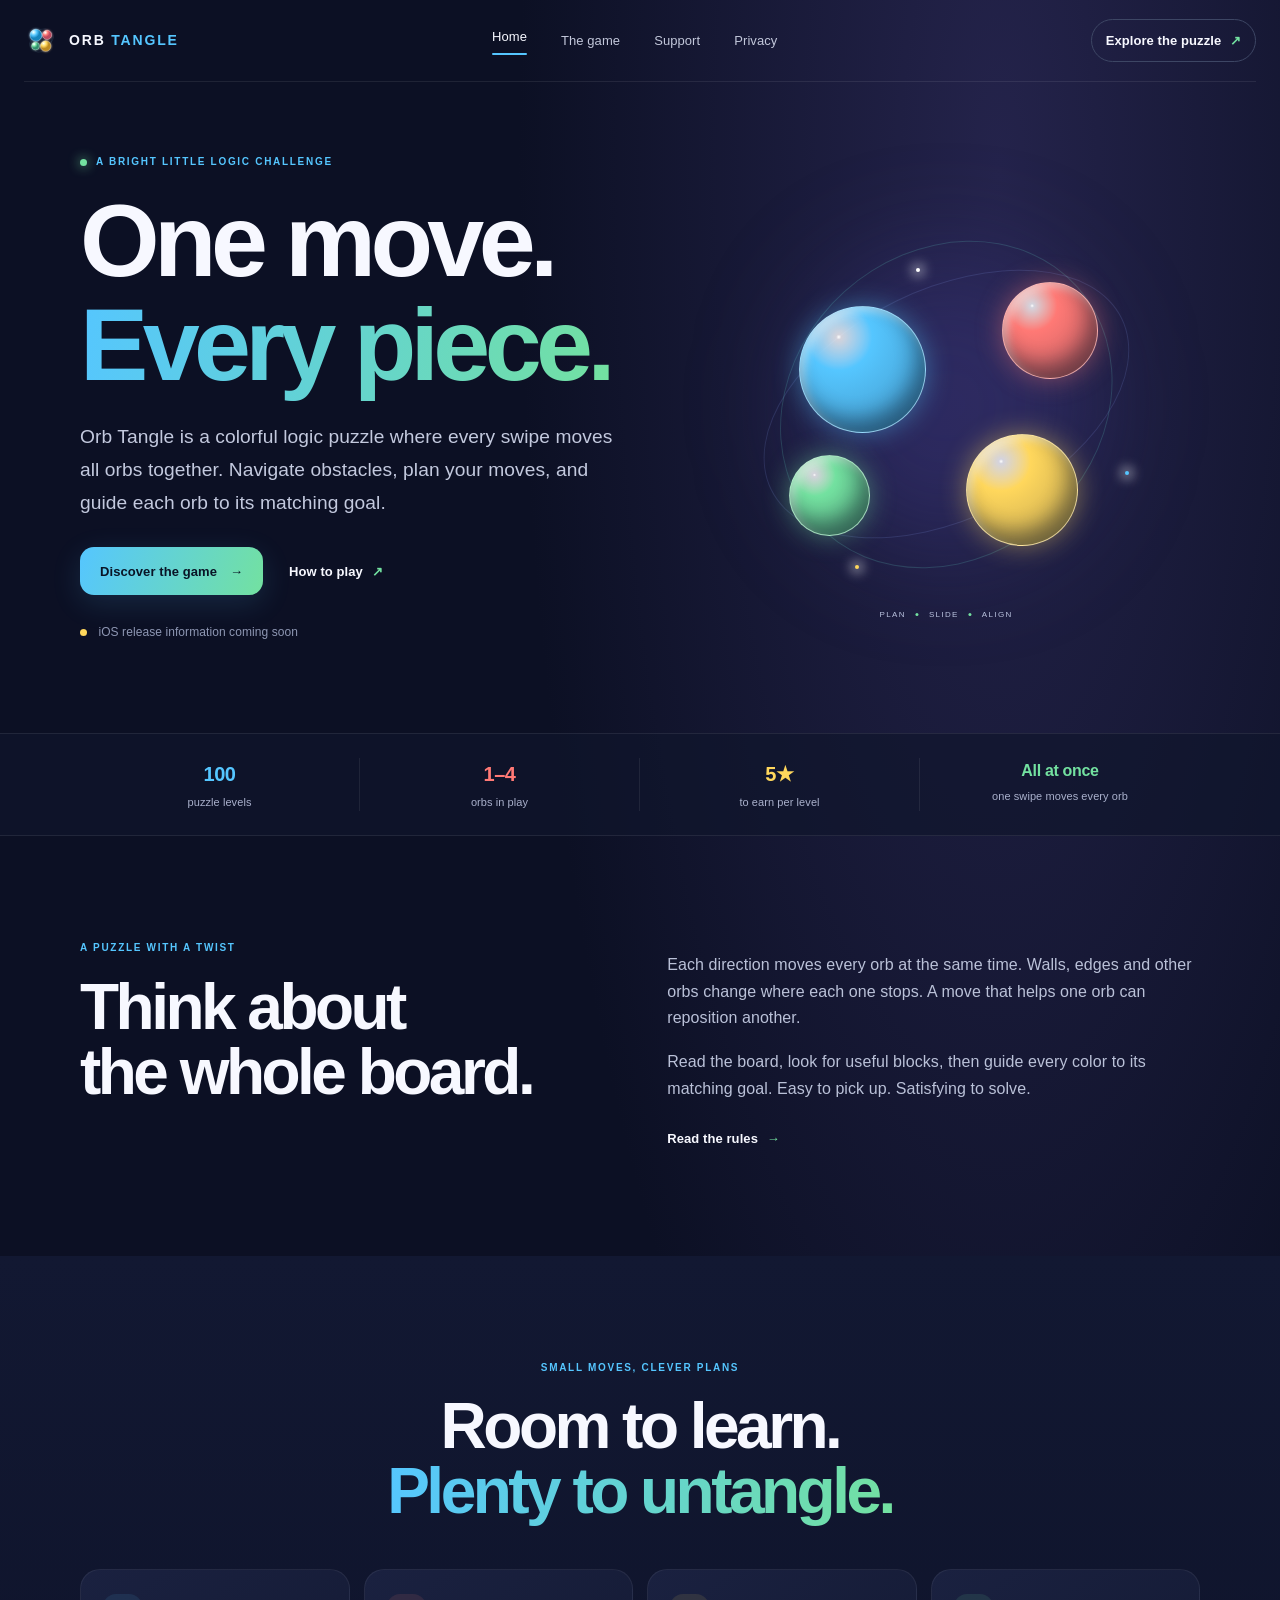
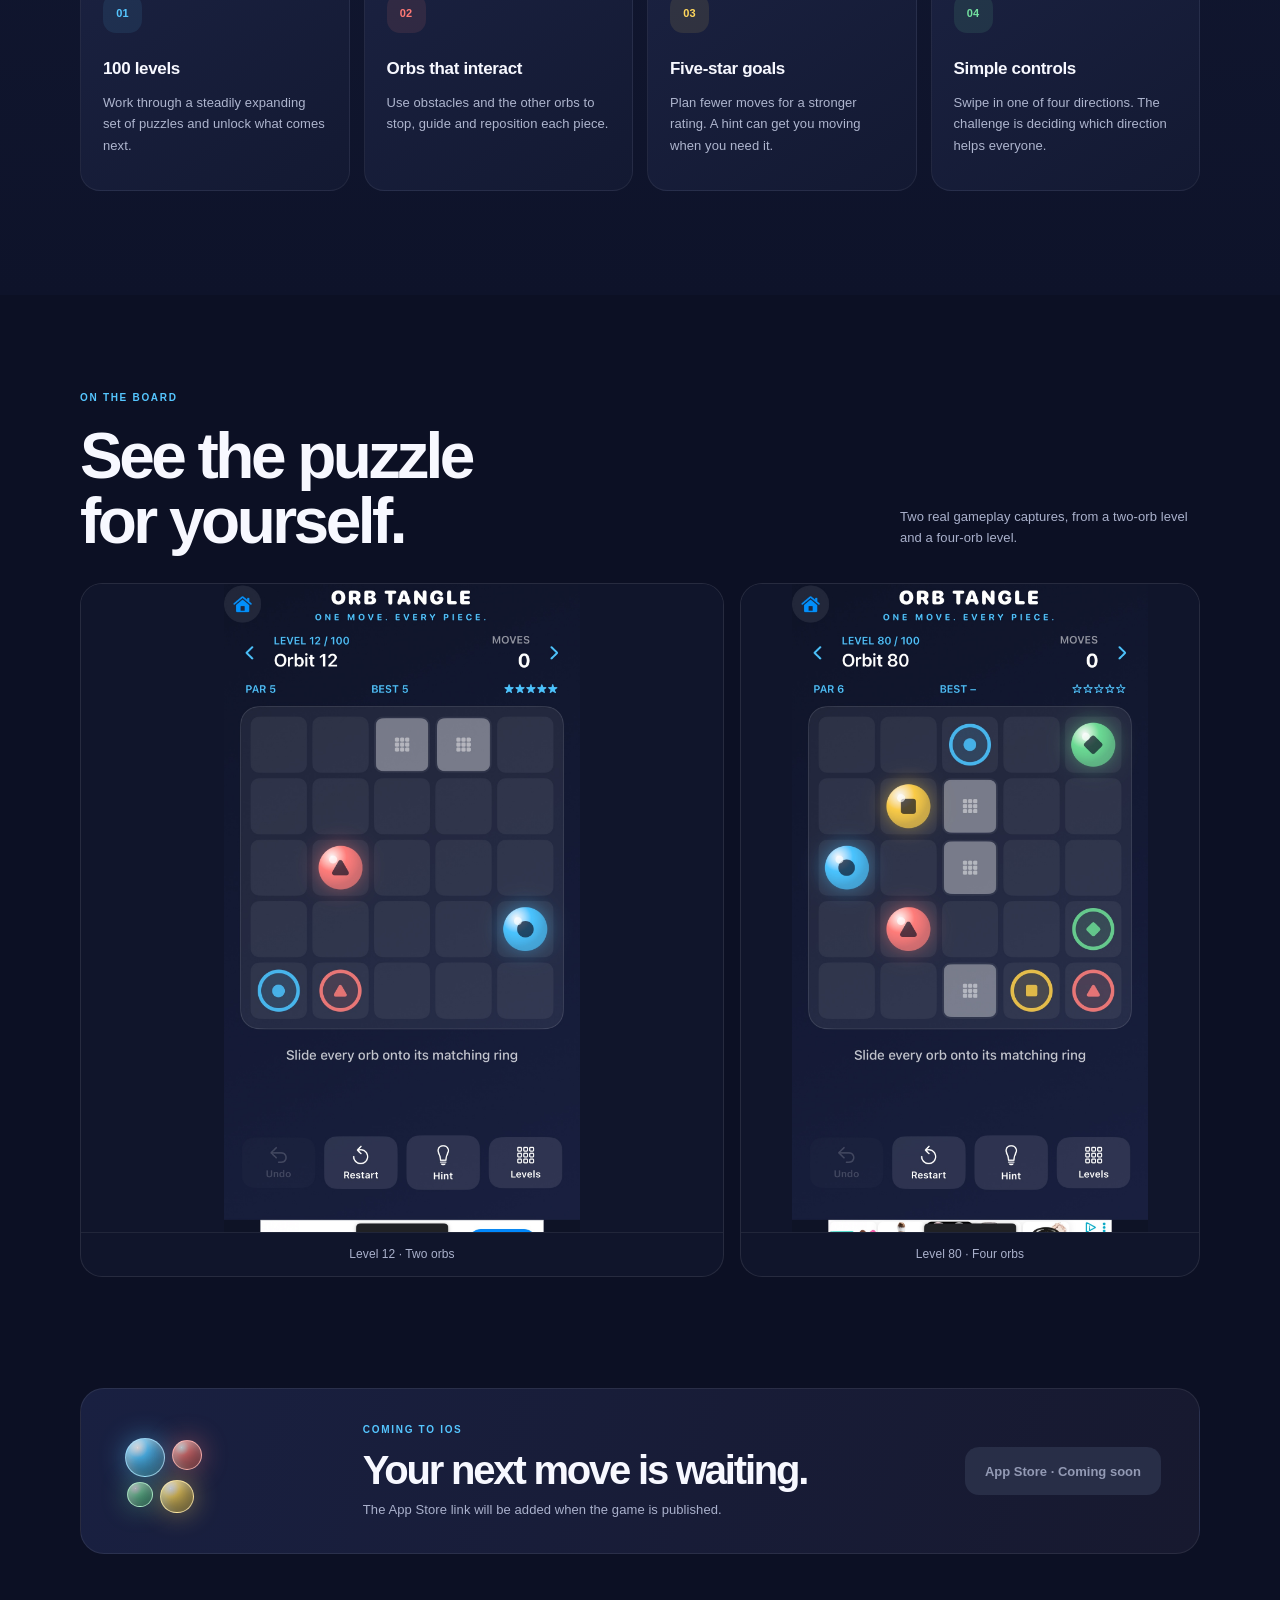
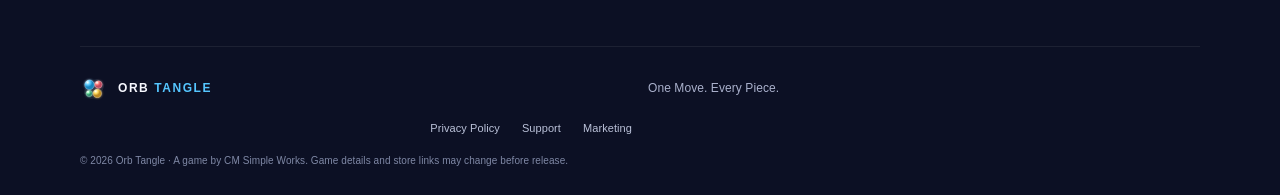
<file: index.html>
<!doctype html>
<html lang="en">
<head>
  <meta charset="utf-8">
  <meta name="viewport" content="width=device-width, initial-scale=1">
  <meta name="theme-color" content="#0c1024">
  <meta name="description" content="Orb Tangle is a colorful logic puzzle where every swipe moves all orbs together. Plan your moves across 100 increasingly challenging levels.">
  <link rel="canonical" href="https://masterbinder-site.github.io/orb-tangle/">
  <link rel="icon" href="assets/orb-mark.svg" type="image/svg+xml">
  <link rel="stylesheet" href="styles.css">
  <title>Orb Tangle — One Move. Every Piece.</title>
</head>
<body>
  <header class="site-header">
    <a class="brand" href="./" aria-label="Orb Tangle home"><img src="assets/orb-mark.svg" alt=""><span>ORB <b>TANGLE</b></span></a>
    <nav aria-label="Main navigation">
      <a class="active" href="./">Home</a><a href="marketing.html">The game</a><a href="support.html">Support</a><a href="privacy.html">Privacy</a>
    </nav>
    <a class="header-cta" href="marketing.html">Explore the puzzle <span aria-hidden="true">↗</span></a>
  </header>

  <main>
    <section class="hero wrap">
      <div class="hero-copy">
        <p class="eyebrow"><span class="eyebrow-dot"></span> A bright little logic challenge</p>
        <h1>One move.<br><span>Every piece.</span></h1>
        <p class="lead">Orb Tangle is a colorful logic puzzle where every swipe moves all orbs together. Navigate obstacles, plan your moves, and guide each orb to its matching goal.</p>
        <div class="hero-actions">
          <a class="button button-primary" href="marketing.html">Discover the game <span aria-hidden="true">→</span></a>
          <a class="text-link" href="support.html">How to play <span aria-hidden="true">↗</span></a>
        </div>
        <p class="availability"><span class="availability-mark"></span> iOS release information coming soon</p>
      </div>
      <div class="hero-art" aria-label="Four glowing orbs moving around a puzzle path" role="img">
        <div class="orbit orbit-one"></div><div class="orbit orbit-two"></div>
        <span class="orb orb-blue"></span><span class="orb orb-coral"></span><span class="orb orb-gold"></span><span class="orb orb-mint"></span>
        <span class="art-spark spark-one"></span><span class="art-spark spark-two"></span><span class="art-spark spark-three"></span>
        <div class="art-caption"><span>PLAN</span><i></i><span>SLIDE</span><i></i><span>ALIGN</span></div>
      </div>
    </section>

    <section class="proof-strip" aria-label="Game highlights">
      <div class="wrap proof-grid">
        <div><strong>100</strong><span>puzzle levels</span></div><div><strong>1–4</strong><span>orbs in play</span></div><div><strong>5★</strong><span>to earn per level</span></div><div><strong>All at once</strong><span>one swipe moves every orb</span></div>
      </div>
    </section>

    <section class="section wrap split-section">
      <div class="section-heading">
        <p class="eyebrow">A puzzle with a twist</p>
        <h2>Think about<br>the whole board.</h2>
      </div>
      <div class="section-copy">
        <p>Each direction moves every orb at the same time. Walls, edges and other orbs change where each one stops. A move that helps one orb can reposition another.</p>
        <p>Read the board, look for useful blocks, then guide every color to its matching goal. Easy to pick up. Satisfying to solve.</p>
        <a class="text-link" href="support.html#how-to-play">Read the rules <span aria-hidden="true">→</span></a>
      </div>
    </section>

    <section class="section feature-section">
      <div class="wrap">
        <div class="section-heading centered">
          <p class="eyebrow">Small moves, clever plans</p>
          <h2>Room to learn.<br><span>Plenty to untangle.</span></h2>
        </div>
        <div class="feature-grid">
          <article class="feature-card"><span class="feature-icon icon-blue">01</span><h3>100 levels</h3><p>Work through a steadily expanding set of puzzles and unlock what comes next.</p></article>
          <article class="feature-card"><span class="feature-icon icon-coral">02</span><h3>Orbs that interact</h3><p>Use obstacles and the other orbs to stop, guide and reposition each piece.</p></article>
          <article class="feature-card"><span class="feature-icon icon-gold">03</span><h3>Five-star goals</h3><p>Plan fewer moves for a stronger rating. A hint can get you moving when you need it.</p></article>
          <article class="feature-card"><span class="feature-icon icon-mint">04</span><h3>Simple controls</h3><p>Swipe in one of four directions. The challenge is deciding which direction helps everyone.</p></article>
        </div>
      </div>
    </section>

    <section class="section wrap gallery-section" id="screenshots">
      <div class="gallery-heading"><div><p class="eyebrow">On the board</p><h2>See the puzzle<br>for yourself.</h2></div><p>Two real gameplay captures, from a two-orb level and a four-orb level.</p></div>
      <div class="gallery-grid">
        <figure class="shot-placeholder shot-wide gameplay-shot"><img class="gameplay-image" src="assets/gameplay-level12-two-orbs.jpg" alt="Orb Tangle level 12: two colorful orbs and their matching goals on a puzzle board"><figcaption>Level 12 · Two orbs</figcaption></figure>
        <figure class="shot-placeholder gameplay-shot"><img class="gameplay-image" src="assets/gameplay-level80-four-orbs.jpg" alt="Orb Tangle level 80: four colorful orbs and their matching goals on a puzzle board"><figcaption>Level 80 · Four orbs</figcaption></figure>
      </div>
    </section>

    <section class="launch-panel wrap">
      <div class="launch-orb" aria-hidden="true"><span class="orb orb-blue"></span><span class="orb orb-coral"></span><span class="orb orb-gold"></span><span class="orb orb-mint"></span></div>
      <div><p class="eyebrow">Coming to iOS</p><h2>Your next move is waiting.</h2><p>The App Store link will be added when the game is published.</p></div>
      <button class="button button-disabled" disabled aria-disabled="true">App Store · Coming soon</button>
    </section>
  </main>

  <footer class="site-footer wrap">
    <a class="brand footer-brand" href="./"><img src="assets/orb-mark.svg" alt=""><span>ORB <b>TANGLE</b></span></a>
    <p>One Move. Every Piece.</p>
    <nav aria-label="Footer navigation"><a href="privacy.html">Privacy Policy</a><a href="support.html">Support</a><a href="marketing.html">Marketing</a></nav>
    <small>© 2026 Orb Tangle · A game by CM Simple Works. Game details and store links may change before release.</small>
  </footer>
</body>
</html>
</file>
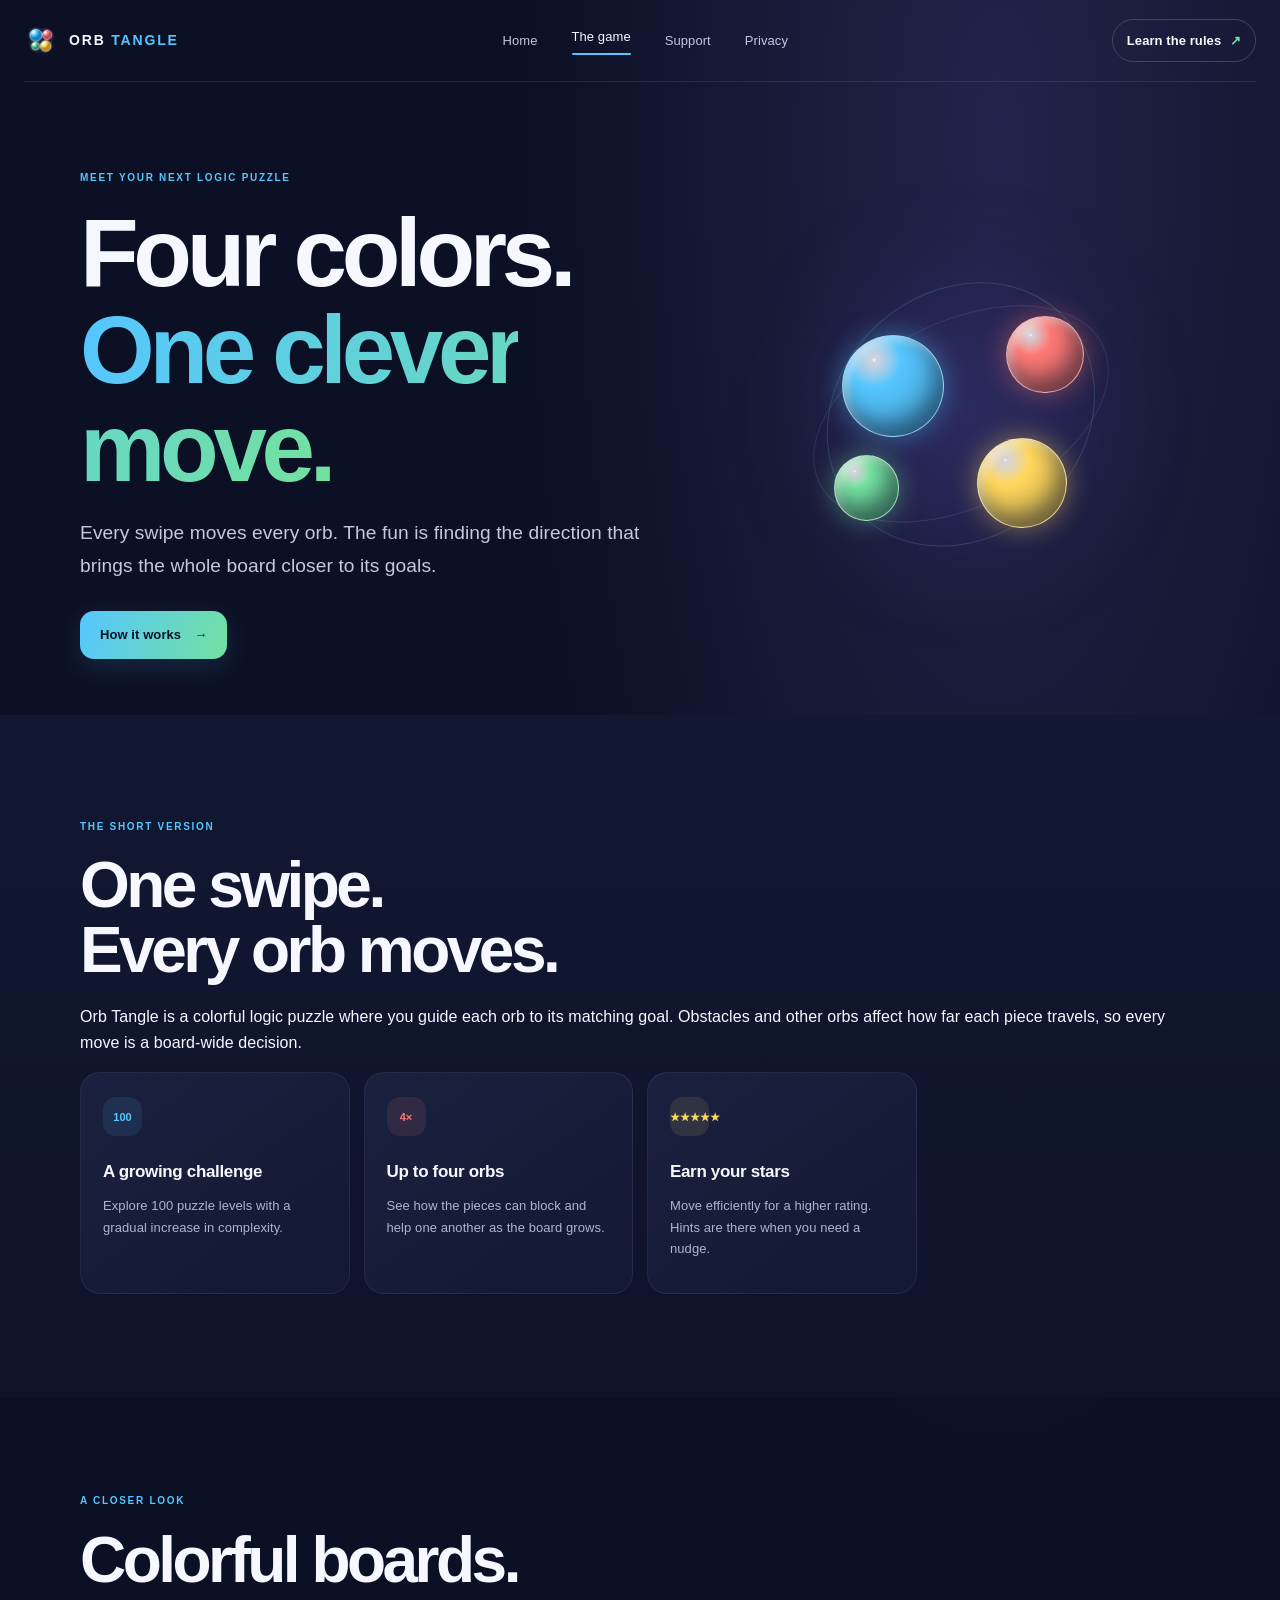
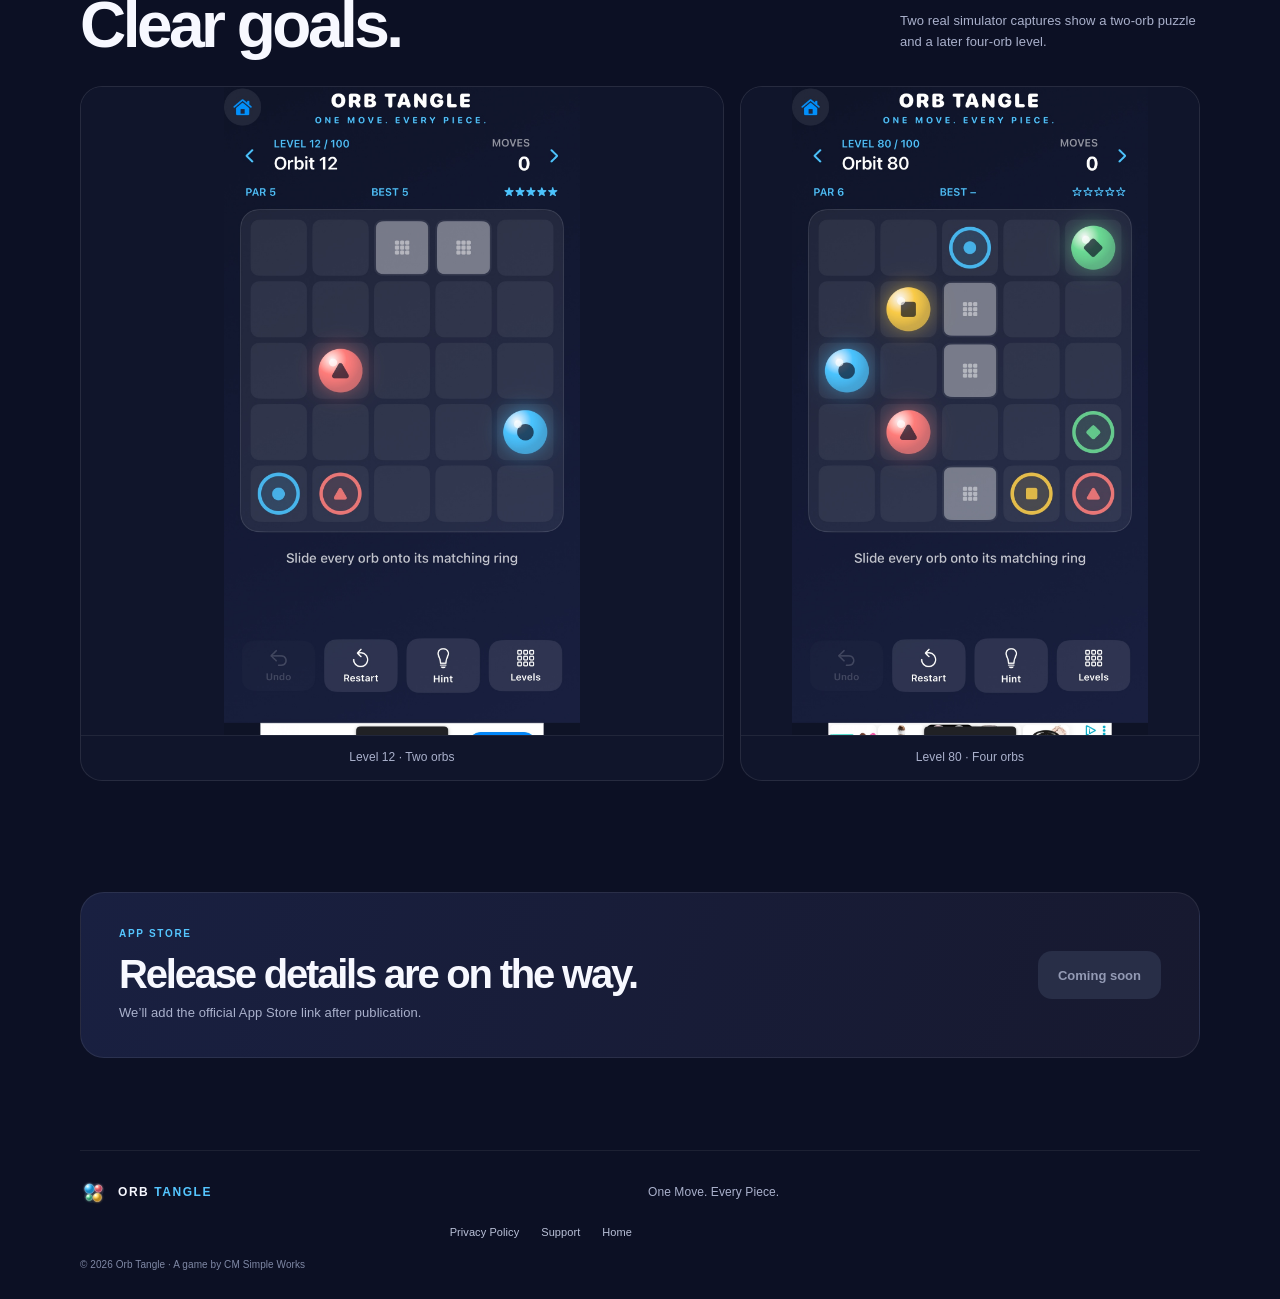
<file: marketing.html>
<!doctype html>
<html lang="en">
<head>
  <meta charset="utf-8"><meta name="viewport" content="width=device-width, initial-scale=1"><meta name="theme-color" content="#0c1024">
  <meta name="description" content="Meet Orb Tangle: a colorful logic puzzle with 100 levels, simultaneous movement and satisfying five-star solutions.">
  <link rel="canonical" href="https://masterbinder-site.github.io/orb-tangle/marketing.html"><link rel="icon" href="assets/orb-mark.svg" type="image/svg+xml"><link rel="stylesheet" href="styles.css">
  <title>The Game — Orb Tangle</title>
</head>
<body>
  <header class="site-header"><a class="brand" href="./" aria-label="Orb Tangle home"><img src="assets/orb-mark.svg" alt=""><span>ORB <b>TANGLE</b></span></a><nav aria-label="Main navigation"><a href="./">Home</a><a class="active" href="marketing.html">The game</a><a href="support.html">Support</a><a href="privacy.html">Privacy</a></nav><a class="header-cta" href="support.html">Learn the rules <span aria-hidden="true">↗</span></a></header>
  <main>
    <section class="page-hero wrap marketing-hero"><div><p class="eyebrow">Meet your next logic puzzle</p><h1>Four colors.<br><span>One clever move.</span></h1><p class="lead">Every swipe moves every orb. The fun is finding the direction that brings the whole board closer to its goals.</p><a class="button button-primary" href="support.html#how-to-play">How it works <span aria-hidden="true">→</span></a></div><div class="marketing-art" role="img" aria-label="A colorful abstract arrangement of four orbs"><div class="orbit orbit-one"></div><div class="orbit orbit-two"></div><span class="orb orb-blue"></span><span class="orb orb-coral"></span><span class="orb orb-gold"></span><span class="orb orb-mint"></span></div></section>
    <section class="section feature-section"><div class="wrap"><div class="section-heading"><p class="eyebrow">The short version</p><h2>One swipe.<br>Every orb moves.</h2><p class="section-intro">Orb Tangle is a colorful logic puzzle where you guide each orb to its matching goal. Obstacles and other orbs affect how far each piece travels, so every move is a board-wide decision.</p></div><div class="feature-grid marketing-features"><article class="feature-card"><span class="feature-icon icon-blue">100</span><h3>A growing challenge</h3><p>Explore 100 puzzle levels with a gradual increase in complexity.</p></article><article class="feature-card"><span class="feature-icon icon-coral">4×</span><h3>Up to four orbs</h3><p>See how the pieces can block and help one another as the board grows.</p></article><article class="feature-card"><span class="feature-icon icon-gold">★★★★★</span><h3>Earn your stars</h3><p>Move efficiently for a higher rating. Hints are there when you need a nudge.</p></article></div></div></section>
    <section class="section wrap gallery-section"><div class="gallery-heading"><div><p class="eyebrow">A closer look</p><h2>Colorful boards.<br>Clear goals.</h2></div><p>Two real simulator captures show a two-orb puzzle and a later four-orb level.</p></div><div class="gallery-grid"><figure class="shot-placeholder shot-wide gameplay-shot"><img class="gameplay-image" src="assets/gameplay-level12-two-orbs.jpg" alt="Orb Tangle level 12: two colorful orbs and their matching goals on a puzzle board"><figcaption>Level 12 · Two orbs</figcaption></figure><figure class="shot-placeholder gameplay-shot"><img class="gameplay-image" src="assets/gameplay-level80-four-orbs.jpg" alt="Orb Tangle level 80: four colorful orbs and their matching goals on a puzzle board"><figcaption>Level 80 · Four orbs</figcaption></figure></div></section>
    <section class="launch-panel wrap"><div><p class="eyebrow">App Store</p><h2>Release details are on the way.</h2><p>We’ll add the official App Store link after publication.</p></div><button class="button button-disabled" disabled aria-disabled="true">Coming soon</button></section>
  </main>
  <footer class="site-footer wrap"><a class="brand footer-brand" href="./"><img src="assets/orb-mark.svg" alt=""><span>ORB <b>TANGLE</b></span></a><p>One Move. Every Piece.</p><nav aria-label="Footer navigation"><a href="privacy.html">Privacy Policy</a><a href="support.html">Support</a><a href="./">Home</a></nav><small>© 2026 Orb Tangle · A game by CM Simple Works</small></footer>
</body>
</html>
</file>
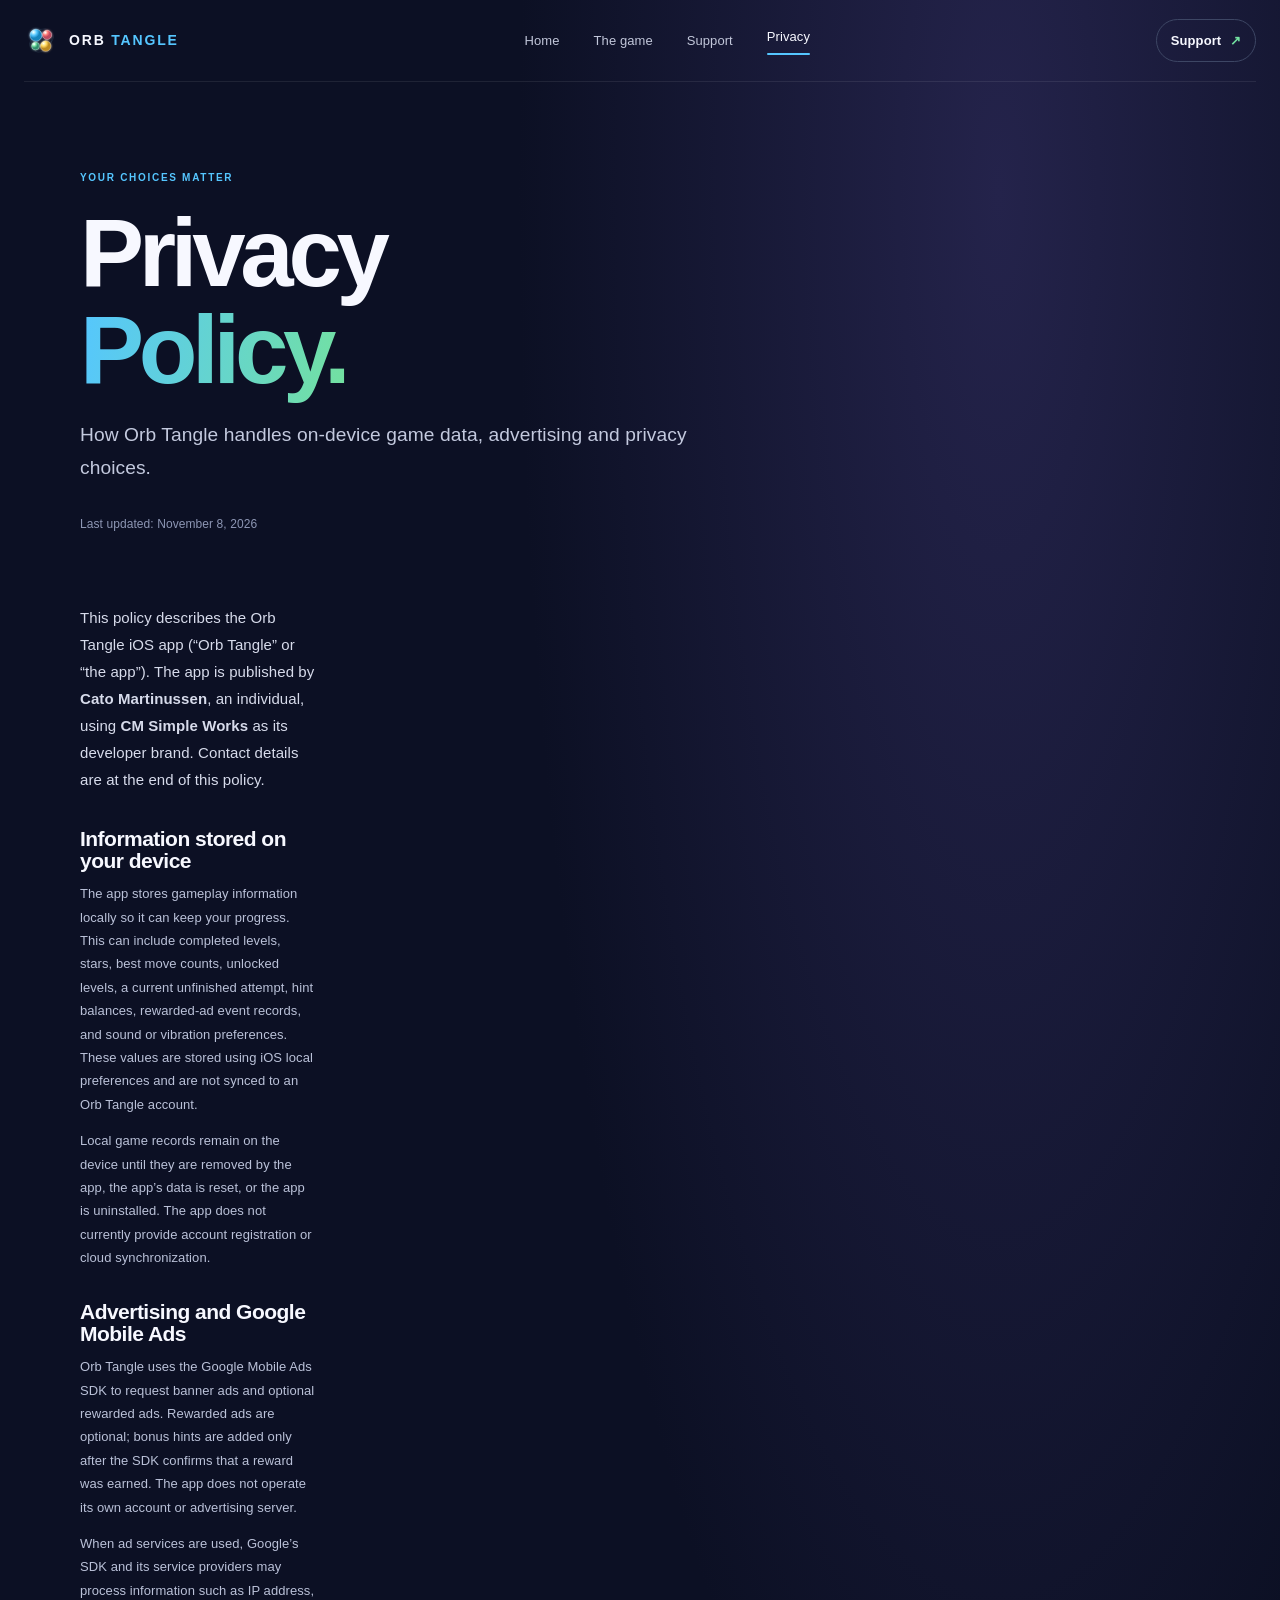
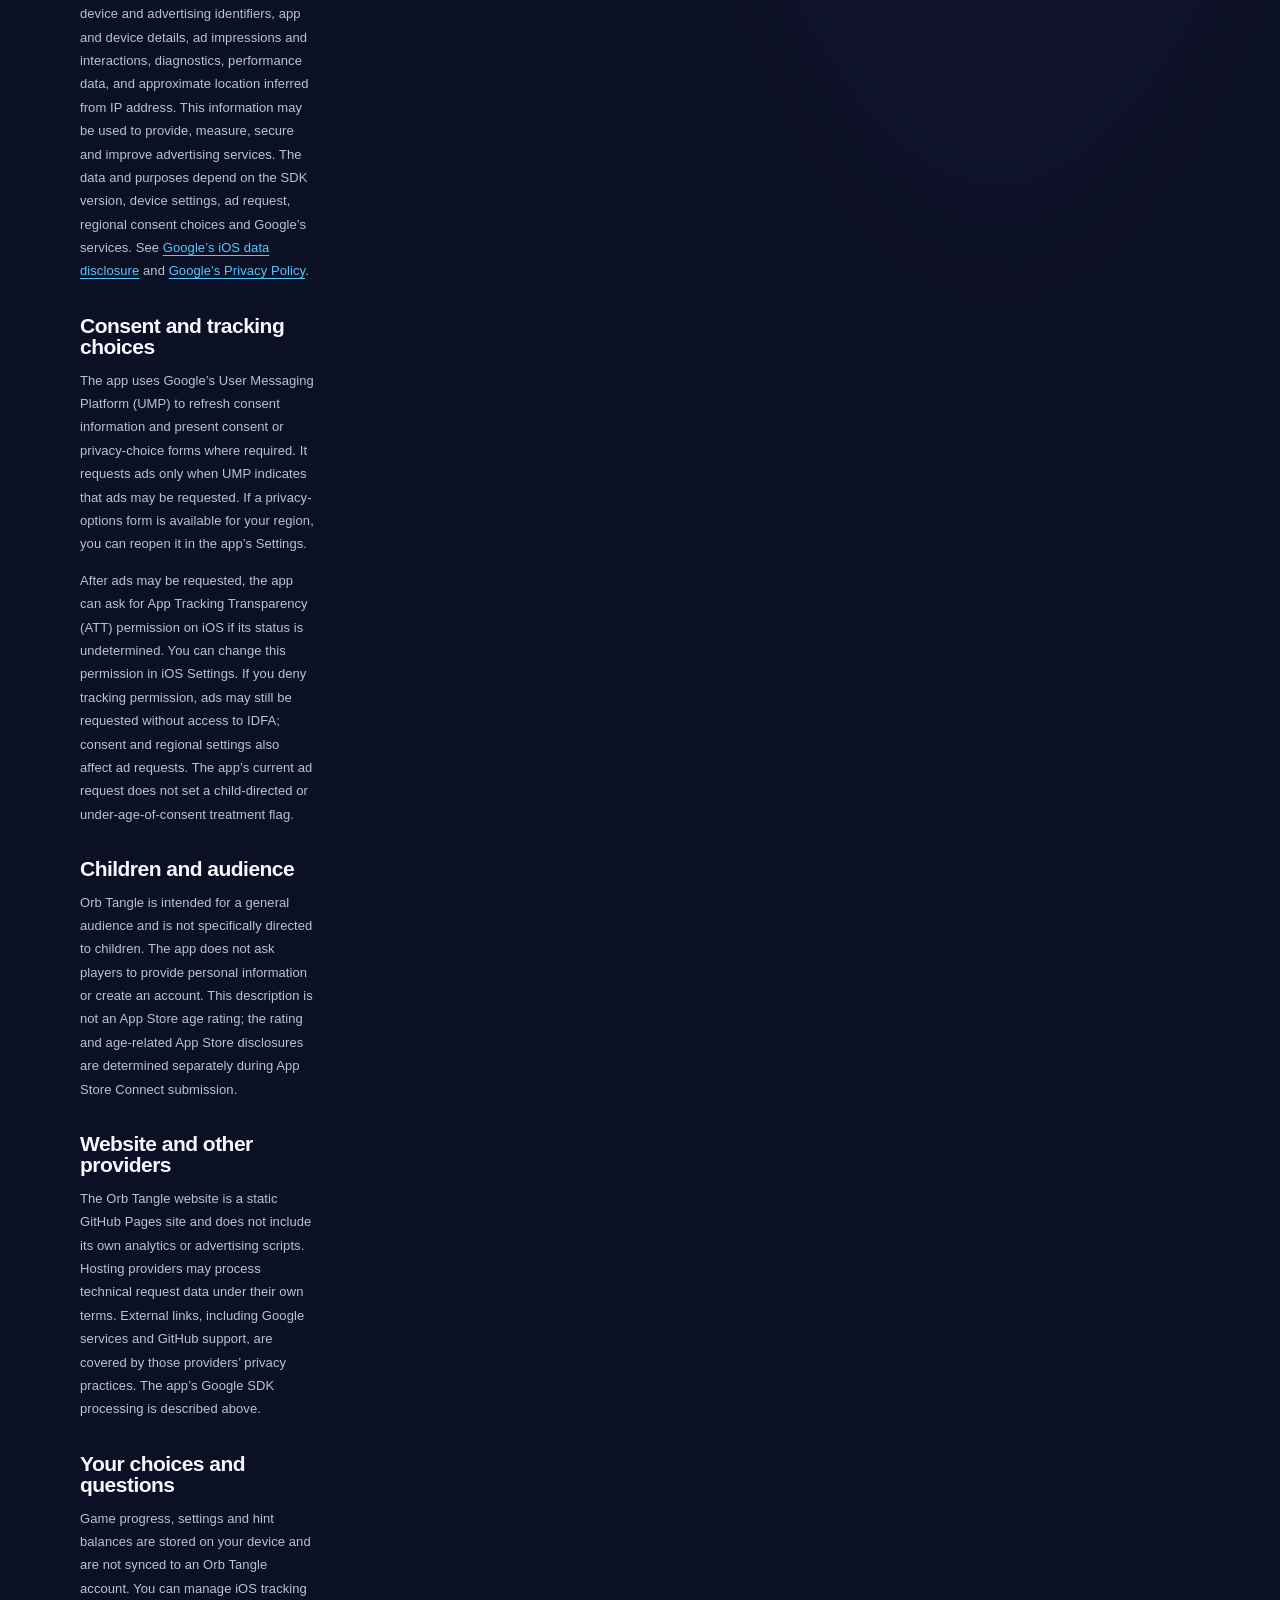
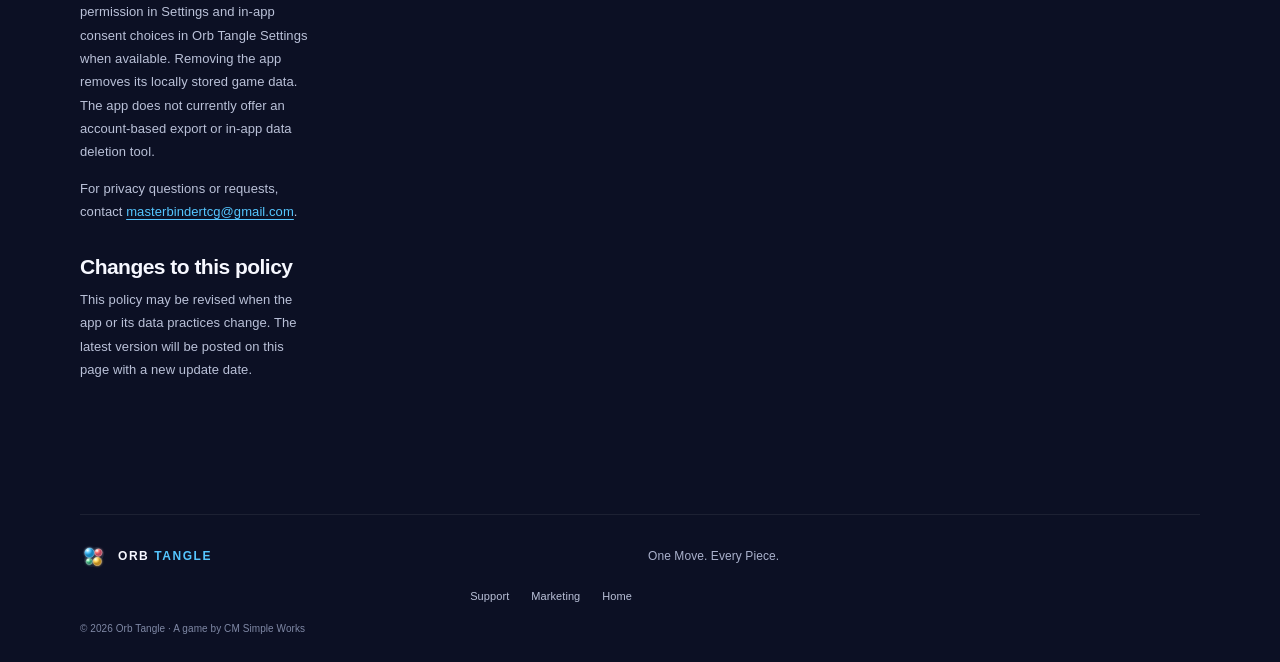
<file: privacy.html>
<!doctype html>
<html lang="en">
<head>
  <meta charset="utf-8"><meta name="viewport" content="width=device-width, initial-scale=1"><meta name="theme-color" content="#0c1024">
  <meta name="description" content="Orb Tangle privacy policy: learn what the game stores locally, how Google ads and consent tools work, and how to manage privacy choices.">
  <link rel="canonical" href="https://masterbinder-site.github.io/orb-tangle/privacy.html"><link rel="icon" href="assets/orb-mark.svg" type="image/svg+xml"><link rel="stylesheet" href="styles.css">
  <title>Privacy Policy — Orb Tangle</title>
</head>
<body>
  <header class="site-header"><a class="brand" href="./" aria-label="Orb Tangle home"><img src="assets/orb-mark.svg" alt=""><span>ORB <b>TANGLE</b></span></a><nav aria-label="Main navigation"><a href="./">Home</a><a href="marketing.html">The game</a><a href="support.html">Support</a><a class="active" href="privacy.html">Privacy</a></nav><a class="header-cta" href="support.html">Support <span aria-hidden="true">↗</span></a></header>
  <main>
    <section class="page-hero simple-hero wrap"><p class="eyebrow">Your choices matter</p><h1>Privacy<br><span>Policy.</span></h1><p class="lead">How Orb Tangle handles on-device game data, advertising and privacy choices.</p><p class="updated">Last updated: November 8, 2026</p></section>
    <article class="section wrap policy-layout">
      <div class="policy-content">
        <p>This policy describes the Orb Tangle iOS app (“Orb Tangle” or “the app”). The app is published by <strong>Cato Martinussen</strong>, an individual, using <strong>CM Simple Works</strong> as its developer brand. Contact details are at the end of this policy.</p>
        <section><h2>Information stored on your device</h2><p>The app stores gameplay information locally so it can keep your progress. This can include completed levels, stars, best move counts, unlocked levels, a current unfinished attempt, hint balances, rewarded-ad event records, and sound or vibration preferences. These values are stored using iOS local preferences and are not synced to an Orb Tangle account.</p><p>Local game records remain on the device until they are removed by the app, the app’s data is reset, or the app is uninstalled. The app does not currently provide account registration or cloud synchronization.</p></section>
        <section><h2>Advertising and Google Mobile Ads</h2><p>Orb Tangle uses the Google Mobile Ads SDK to request banner ads and optional rewarded ads. Rewarded ads are optional; bonus hints are added only after the SDK confirms that a reward was earned. The app does not operate its own account or advertising server.</p><p>When ad services are used, Google’s SDK and its service providers may process information such as IP address, device and advertising identifiers, app and device details, ad impressions and interactions, diagnostics, performance data, and approximate location inferred from IP address. This information may be used to provide, measure, secure and improve advertising services. The data and purposes depend on the SDK version, device settings, ad request, regional consent choices and Google’s services. See <a href="https://developers.google.com/admob/ios/privacy/data-disclosure">Google’s iOS data disclosure</a> and <a href="https://policies.google.com/privacy">Google’s Privacy Policy</a>.</p></section>
        <section><h2>Consent and tracking choices</h2><p>The app uses Google’s User Messaging Platform (UMP) to refresh consent information and present consent or privacy-choice forms where required. It requests ads only when UMP indicates that ads may be requested. If a privacy-options form is available for your region, you can reopen it in the app’s Settings.</p><p>After ads may be requested, the app can ask for App Tracking Transparency (ATT) permission on iOS if its status is undetermined. You can change this permission in iOS Settings. If you deny tracking permission, ads may still be requested without access to IDFA; consent and regional settings also affect ad requests. The app’s current ad request does not set a child-directed or under-age-of-consent treatment flag.</p></section>
        <section><h2>Children and audience</h2><p>Orb Tangle is intended for a general audience and is not specifically directed to children. The app does not ask players to provide personal information or create an account. This description is not an App Store age rating; the rating and age-related App Store disclosures are determined separately during App Store Connect submission.</p></section>
        <section><h2>Website and other providers</h2><p>The Orb Tangle website is a static GitHub Pages site and does not include its own analytics or advertising scripts. Hosting providers may process technical request data under their own terms. External links, including Google services and GitHub support, are covered by those providers’ privacy practices. The app’s Google SDK processing is described above.</p></section>
        <section><h2>Your choices and questions</h2><p>Game progress, settings and hint balances are stored on your device and are not synced to an Orb Tangle account. You can manage iOS tracking permission in Settings and in-app consent choices in Orb Tangle Settings when available. Removing the app removes its locally stored game data. The app does not currently offer an account-based export or in-app data deletion tool.</p><p>For privacy questions or requests, contact <a href="mailto:masterbindertcg@gmail.com">masterbindertcg@gmail.com</a>.</p></section>
        <section><h2>Changes to this policy</h2><p>This policy may be revised when the app or its data practices change. The latest version will be posted on this page with a new update date.</p></section>
      </div>
    </article>
  </main>
  <footer class="site-footer wrap"><a class="brand footer-brand" href="./"><img src="assets/orb-mark.svg" alt=""><span>ORB <b>TANGLE</b></span></a><p>One Move. Every Piece.</p><nav aria-label="Footer navigation"><a href="support.html">Support</a><a href="marketing.html">Marketing</a><a href="./">Home</a></nav><small>© 2026 Orb Tangle · A game by CM Simple Works</small></footer>
</body>
</html>
</file>
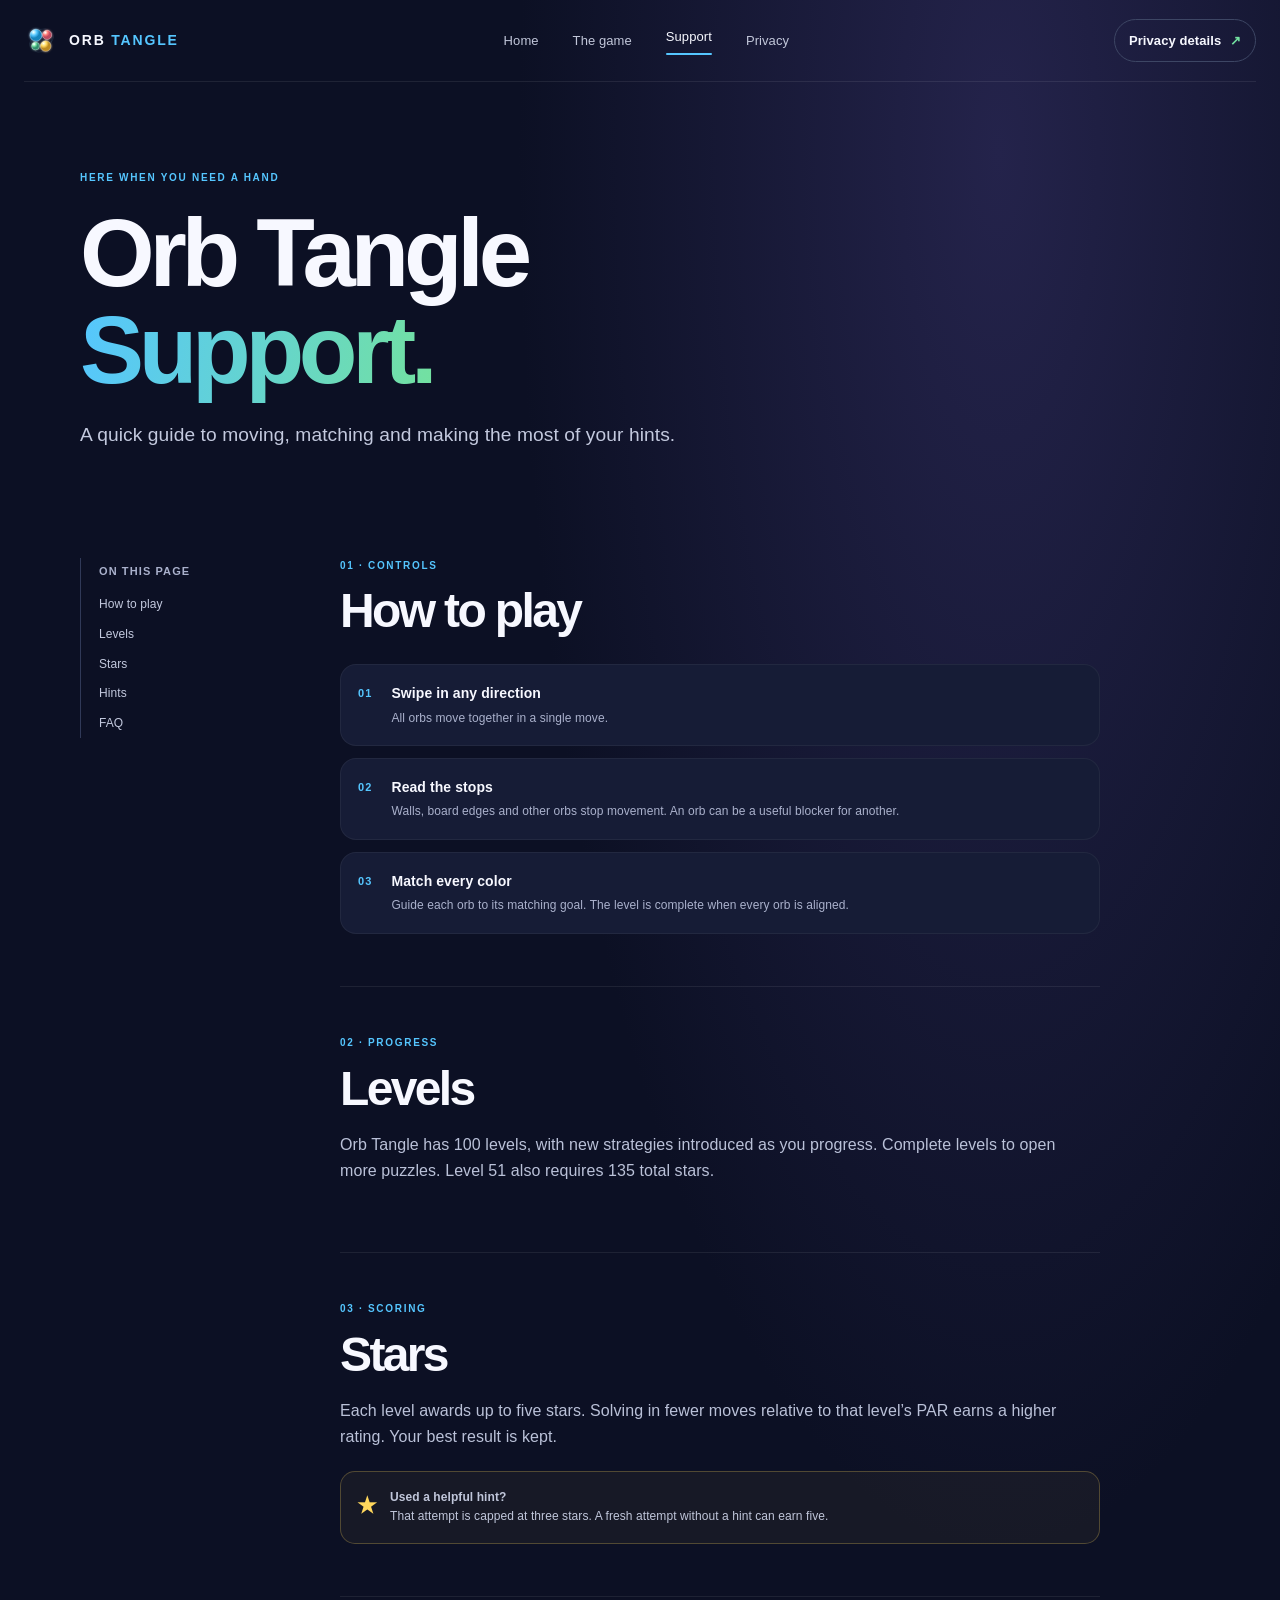
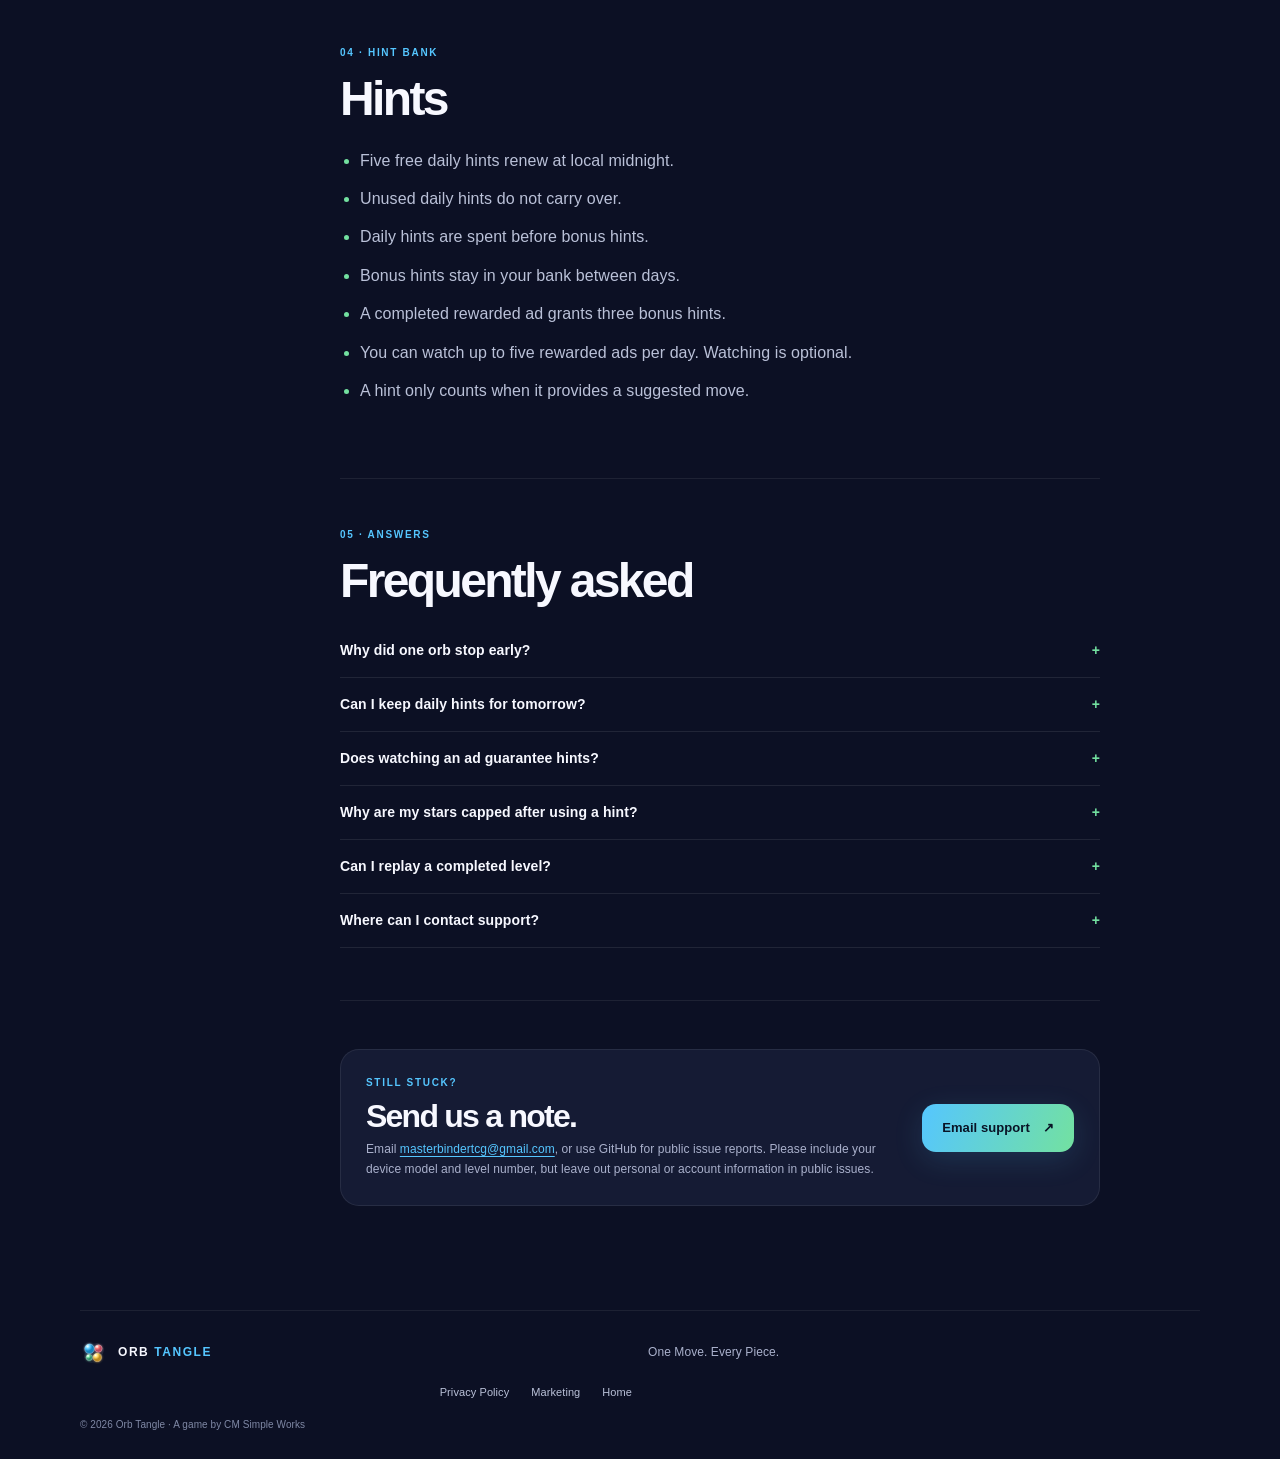
<file: support.html>
<!doctype html>
<html lang="en">
<head>
  <meta charset="utf-8"><meta name="viewport" content="width=device-width, initial-scale=1"><meta name="theme-color" content="#0c1024">
  <meta name="description" content="Orb Tangle support: learn the controls, level progression, star scoring and hint rules. Find answers to common questions.">
  <link rel="canonical" href="https://masterbinder-site.github.io/orb-tangle/support.html"><link rel="icon" href="assets/orb-mark.svg" type="image/svg+xml"><link rel="stylesheet" href="styles.css">
  <title>Support — Orb Tangle</title>
</head>
<body>
  <header class="site-header"><a class="brand" href="./" aria-label="Orb Tangle home"><img src="assets/orb-mark.svg" alt=""><span>ORB <b>TANGLE</b></span></a><nav aria-label="Main navigation"><a href="./">Home</a><a href="marketing.html">The game</a><a class="active" href="support.html">Support</a><a href="privacy.html">Privacy</a></nav><a class="header-cta" href="privacy.html">Privacy details <span aria-hidden="true">↗</span></a></header>
  <main>
    <section class="page-hero simple-hero wrap"><p class="eyebrow">Here when you need a hand</p><h1>Orb Tangle<br><span>Support.</span></h1><p class="lead">A quick guide to moving, matching and making the most of your hints.</p></section>
    <section class="section wrap support-layout">
      <aside class="support-nav" aria-label="On this page"><strong>On this page</strong><a href="#how-to-play">How to play</a><a href="#levels">Levels</a><a href="#stars">Stars</a><a href="#hints">Hints</a><a href="#faq">FAQ</a></aside>
      <div class="support-content">
        <section id="how-to-play" class="content-block"><p class="eyebrow">01 · Controls</p><h2>How to play</h2><ol class="steps"><li><span>01</span><div><h3>Swipe in any direction</h3><p>All orbs move together in a single move.</p></div></li><li><span>02</span><div><h3>Read the stops</h3><p>Walls, board edges and other orbs stop movement. An orb can be a useful blocker for another.</p></div></li><li><span>03</span><div><h3>Match every color</h3><p>Guide each orb to its matching goal. The level is complete when every orb is aligned.</p></div></li></ol></section>
        <section id="levels" class="content-block"><p class="eyebrow">02 · Progress</p><h2>Levels</h2><p>Orb Tangle has 100 levels, with new strategies introduced as you progress. Complete levels to open more puzzles. Level 51 also requires 135 total stars.</p></section>
        <section id="stars" class="content-block"><p class="eyebrow">03 · Scoring</p><h2>Stars</h2><p>Each level awards up to five stars. Solving in fewer moves relative to that level’s PAR earns a higher rating. Your best result is kept.</p><div class="notice"><span class="notice-star">★</span><p><strong>Used a helpful hint?</strong><br>That attempt is capped at three stars. A fresh attempt without a hint can earn five.</p></div></section>
        <section id="hints" class="content-block"><p class="eyebrow">04 · Hint bank</p><h2>Hints</h2><ul class="check-list"><li>Five free daily hints renew at local midnight.</li><li>Unused daily hints do not carry over.</li><li>Daily hints are spent before bonus hints.</li><li>Bonus hints stay in your bank between days.</li><li>A completed rewarded ad grants three bonus hints.</li><li>You can watch up to five rewarded ads per day. Watching is optional.</li><li>A hint only counts when it provides a suggested move.</li></ul></section>
        <section id="faq" class="content-block"><p class="eyebrow">05 · Answers</p><h2>Frequently asked</h2><details><summary>Why did one orb stop early?</summary><p>Another orb, a wall or the edge of the board stopped it. That can be part of the solution.</p></details><details><summary>Can I keep daily hints for tomorrow?</summary><p>No. The daily allowance renews to five at local midnight. Unused daily hints do not carry over; bonus hints are saved across days.</p></details><details><summary>Does watching an ad guarantee hints?</summary><p>Three bonus hints are added only after the rewarded ad reports that its reward was earned. Closing an ad early does not award hints. You can watch at most five rewarded ads each day; watching is optional.</p></details><details><summary>Why are my stars capped after using a hint?</summary><p>A hint that gives you a suggested move caps that attempt at three stars, even if you restart or leave and return. After completing the level, start a new attempt without a hint to earn up to five stars.</p></details><details><summary>Can I replay a completed level?</summary><p>Yes. Your best star rating and move count are preserved when you improve or replay a level.</p></details><details><summary>Where can I contact support?</summary><p>Email <a href="mailto:masterbindertcg@gmail.com">masterbindertcg@gmail.com</a> for support. You can also open an <a href="https://github.com/MasterBinder-site/orb-tangle/issues/new">Orb Tangle issue on GitHub</a>. GitHub issues are public, so do not include private information.</p></details></section>
        <section class="contact-card"><div><p class="eyebrow">Still stuck?</p><h2>Send us a note.</h2><p>Email <a href="mailto:masterbindertcg@gmail.com">masterbindertcg@gmail.com</a>, or use GitHub for public issue reports. Please include your device model and level number, but leave out personal or account information in public issues.</p></div><a class="button button-primary" href="mailto:masterbindertcg@gmail.com">Email support <span aria-hidden="true">↗</span></a></section>
      </div>
    </section>
  </main>
  <footer class="site-footer wrap"><a class="brand footer-brand" href="./"><img src="assets/orb-mark.svg" alt=""><span>ORB <b>TANGLE</b></span></a><p>One Move. Every Piece.</p><nav aria-label="Footer navigation"><a href="privacy.html">Privacy Policy</a><a href="marketing.html">Marketing</a><a href="./">Home</a></nav><small>© 2026 Orb Tangle · A game by CM Simple Works</small></footer>
</body>
</html>
</file>
<file: styles.css>
:root{color-scheme:dark;--navy:#0c1024;--navy-2:#141a35;--panel:#171d39;--line:#303958;--white:#f7f8ff;--muted:#aab1cc;--blue:#55c6ff;--coral:#ff7975;--gold:#ffd75c;--mint:#73e1a0;--max:1120px}
*{box-sizing:border-box}
html{scroll-behavior:smooth;scroll-padding-top:90px}
body{margin:0;background:radial-gradient(ellipse at 78% 5%,#24234b 0,transparent 30rem),var(--navy);color:var(--white);font:16px/1.65 Inter,-apple-system,BlinkMacSystemFont,"Segoe UI",sans-serif;letter-spacing:.005em}
a{color:inherit;text-decoration:none}
a:hover{color:var(--blue)}
a:focus-visible,button:focus-visible,summary:focus-visible{outline:3px solid var(--gold);outline-offset:4px;border-radius:5px}
.wrap{width:min(var(--max),calc(100% - 48px));margin-inline:auto}
.site-header{width:min(1280px,calc(100% - 48px));min-height:82px;margin:auto;display:flex;align-items:center;justify-content:space-between;gap:28px;border-bottom:1px solid rgba(255,255,255,.08)}
.brand{display:inline-flex;align-items:center;gap:10px;flex:none;font-size:14px;letter-spacing:.13em;font-weight:800}.brand img{width:35px;height:35px}.brand b{color:var(--blue)}
.site-header nav,.site-footer nav{display:flex;align-items:center;gap:clamp(16px,3vw,34px)}
.site-header nav a{font-size:13px;color:#c2c7da;transition:color .2s}.site-header nav a:hover,.site-header nav a.active{color:var(--white)}.site-header nav a.active:after{content:"";display:block;height:2px;background:var(--blue);margin-top:5px;border-radius:2px}
.header-cta,.text-link{font-size:13px;font-weight:700;white-space:nowrap}.header-cta{padding:10px 14px;border:1px solid #3d4664;border-radius:999px}.header-cta span,.text-link span{color:var(--mint);margin-left:5px}
.hero{min-height:620px;display:grid;grid-template-columns:1fr .9fr;align-items:center;gap:48px;padding-block:72px 78px}
.hero-copy{max-width:585px}.eyebrow{text-transform:uppercase;letter-spacing:.17em;font-size:10px;font-weight:800;color:var(--blue);margin:0 0 18px;display:flex;align-items:center;gap:9px}.eyebrow-dot{width:7px;height:7px;background:var(--mint);border-radius:50%;box-shadow:0 0 12px var(--mint)}
h1,h2,h3,p{margin-top:0}h1,h2{font-weight:760;letter-spacing:-.055em;line-height:1.02}h1{font-size:clamp(3.4rem,8vw,6.8rem);margin:0 0 24px}h1 span,h2 span{background:linear-gradient(100deg,var(--blue),var(--mint));background-clip:text;color:transparent}.lead{font-size:clamp(1.02rem,1.7vw,1.2rem);line-height:1.7;color:#c3c9de;max-width:550px;margin-bottom:28px}
.hero-actions{display:flex;align-items:center;gap:26px;flex-wrap:wrap}.button{display:inline-flex;align-items:center;justify-content:center;gap:13px;min-height:48px;padding:0 20px;border:0;border-radius:14px;font-size:13px;font-weight:800;transition:transform .2s,filter .2s}.button:hover{transform:translateY(-2px);filter:brightness(1.06)}.button-primary{background:linear-gradient(110deg,var(--blue),var(--mint));color:#091426;box-shadow:0 8px 30px #55c6ff24}.button-primary:hover{color:#091426}.button-disabled{background:#282e47;color:#939ab4;cursor:not-allowed}.availability{font-size:12px;color:#8e97b3;margin-top:28px}.availability-mark{display:inline-block;width:7px;height:7px;border-radius:50%;background:var(--gold);margin-right:8px}
.hero-art,.marketing-art{position:relative;aspect-ratio:1.08;max-width:520px;margin:auto;width:100%;isolation:isolate;display:grid;place-items:center}.hero-art:before,.marketing-art:before{content:"";position:absolute;width:58%;aspect-ratio:1;border-radius:50%;background:#48409955;filter:blur(55px);z-index:-2}.orbit{position:absolute;border:1px solid #8ea8ff27;border-radius:50%;transform:rotate(-26deg)}.orbit-one{width:77%;height:49%}.orbit-two{width:60%;height:75%;transform:rotate(48deg);border-color:#65d5c431}.orb{display:block;position:absolute;border-radius:50%;background:radial-gradient(circle at 31% 24%,#fff 0,rgba(255,255,255,.8) 2%,var(--orb) 26%,color-mix(in srgb,var(--orb),#11172d 30%) 100%);box-shadow:inset -8px -13px 20px #07102077,inset 5px 5px 9px #ffffff75,0 0 27px color-mix(in srgb,var(--orb),transparent 55%);border:1px solid #ffffff65;animation:float 4s ease-in-out infinite alternate}.orb-blue{--orb:var(--blue);width:25%;aspect-ratio:1;left:21%;top:29%;animation-delay:-1.1s}.orb-coral{--orb:var(--coral);width:19%;aspect-ratio:1;right:20%;top:24%;animation-delay:-2.4s}.orb-gold{--orb:var(--gold);width:22%;aspect-ratio:1;right:24%;bottom:20%;animation-delay:-.4s}.orb-mint{--orb:var(--mint);width:16%;aspect-ratio:1;left:19%;bottom:22%;animation-delay:-3s}.art-spark{position:absolute;width:4px;height:4px;border-radius:50%;background:#fff;box-shadow:0 0 12px 4px #fff8}.spark-one{top:21%;left:44%}.spark-two{right:14%;bottom:35%;background:var(--blue)}.spark-three{left:32%;bottom:15%;background:var(--gold)}.art-caption{position:absolute;bottom:4%;left:50%;transform:translateX(-50%);display:flex;align-items:center;gap:10px;font-size:8px;letter-spacing:.17em;color:#bbc4e0}.art-caption i{width:3px;height:3px;border-radius:50%;background:var(--mint)}
@keyframes float{from{transform:translateY(0)}to{transform:translateY(-9px)}}
.proof-strip{border-block:1px solid rgba(255,255,255,.08);background:#10152caa}.proof-grid{display:grid;grid-template-columns:repeat(4,1fr);padding-block:24px}.proof-grid>div{display:flex;flex-direction:column;align-items:center;text-align:center;gap:2px;border-right:1px solid #ffffff13}.proof-grid>div:last-child{border:0}.proof-grid strong{font-size:20px;letter-spacing:-.02em}.proof-grid span{font-size:11px;color:var(--muted)}.proof-grid>div:nth-child(1) strong{color:var(--blue)}.proof-grid>div:nth-child(2) strong{color:var(--coral)}.proof-grid>div:nth-child(3) strong{color:var(--gold)}.proof-grid>div:nth-child(4) strong{color:var(--mint);font-size:16px}
.section{padding-block:104px}.split-section{display:grid;grid-template-columns:.85fr 1fr;gap:12%;align-items:start}.section-heading h2,.gallery-heading h2,.launch-panel h2,.contact-card h2{font-size:clamp(2.6rem,5vw,4.4rem);margin-bottom:20px}.section-copy{padding-top:12px;color:#bac1d8;max-width:540px}.section-copy p{margin-bottom:18px}.section-copy .text-link{display:inline-block;color:var(--white);margin-top:8px}.feature-section{background:linear-gradient(180deg,#121832,#0e132a)}.centered{text-align:center;margin:0 auto 44px;display:block}.centered .eyebrow{justify-content:center}.centered h2{margin-bottom:0}.feature-grid{display:grid;grid-template-columns:repeat(4,1fr);gap:14px}.feature-card{min-height:222px;padding:24px 22px;border:1px solid #ffffff10;border-radius:20px;background:linear-gradient(145deg,#1a2140,#131932);transition:transform .2s,border-color .2s}.feature-card:hover{transform:translateY(-4px);border-color:#ffffff28}.feature-icon{display:grid;place-items:center;width:39px;height:39px;border-radius:13px;font-size:11px;font-weight:900;margin-bottom:22px;background:#55c6ff18;color:var(--blue)}.icon-coral{background:#ff79751b;color:var(--coral)}.icon-gold{background:#ffd75c1a;color:var(--gold)}.icon-mint{background:#73e1a01b;color:var(--mint)}.feature-card h3{font-size:17px;margin-bottom:9px;letter-spacing:-.02em}.feature-card p{font-size:13px;color:#aeb5ce;line-height:1.65;margin:0}
.gallery-section{padding-block:95px}.gallery-heading{display:flex;justify-content:space-between;gap:32px;align-items:end;margin-bottom:28px}.gallery-heading h2{margin-bottom:0}.gallery-heading>p{max-width:300px;font-size:13px;line-height:1.6;color:var(--muted);margin:0 0 6px}.gallery-grid{display:grid;grid-template-columns:1.4fr 1fr;gap:16px}.shot-placeholder{min-height:270px;border:1px dashed #536080;border-radius:22px;background:radial-gradient(ellipse at 52% 40%,#20264a,#12172e 67%);display:flex;flex-direction:column;align-items:center;justify-content:center;gap:19px;color:#aeb6d1}.shot-placeholder p{font-size:11px;letter-spacing:.04em;margin:0}.mini-board{width:144px;display:grid;grid-template-columns:repeat(3,1fr);gap:5px;position:relative;transform:rotate(-7deg)}.mini-board span{aspect-ratio:1;border:1px solid #7c87aa38;background:#202744;border-radius:6px}.mini-board span:nth-child(3),.mini-board span:nth-child(5){background:#384261}.mini-board b,.mini-board i{position:absolute;width:22px;height:22px;border-radius:50%;left:36px;top:32px;background:radial-gradient(circle at 32% 25%,#fff,var(--blue) 30%,#1970b1 90%);box-shadow:0 0 14px #55c6ff66}.mini-board i{left:86px;top:82px;background:radial-gradient(circle at 32% 25%,#fff,var(--coral) 30%,#ae3e5a 90%);box-shadow:0 0 14px #ff797566}.mini-board-small{width:118px}.mini-board-small b,.mini-board-small i{width:18px;height:18px;left:28px;top:26px}.mini-board-small i{left:70px;top:68px}.launch-panel{margin-block:16px 92px;padding:33px 38px;display:flex;align-items:center;justify-content:space-between;gap:25px;border:1px solid #ffffff14;border-radius:24px;background:linear-gradient(110deg,#192041,#17192f)}.launch-panel h2{font-size:clamp(1.8rem,3.2vw,2.5rem);margin-bottom:8px}.launch-panel .eyebrow{margin-bottom:11px}.launch-panel p:not(.eyebrow){font-size:13px;color:var(--muted);margin:0}.launch-orb{width:86px;height:86px;position:relative;flex:none}.launch-orb .orb-blue{width:46%;left:7%;top:11%}.launch-orb .orb-coral{width:35%;right:3%;top:14%}.launch-orb .orb-gold{width:39%;right:13%;bottom:1%}.launch-orb .orb-mint{width:30%;left:9%;bottom:8%}
.site-footer{padding-block:28px 25px;border-top:1px solid #ffffff12;display:grid;grid-template-columns:1fr 1fr;gap:16px;align-items:center}.footer-brand{font-size:12px}.footer-brand img{width:28px;height:28px}.site-footer>p{font-size:12px;color:var(--muted);margin:0}.site-footer nav{justify-content:flex-end;gap:22px}.site-footer nav a{font-size:11px;color:#bac1d8}.site-footer small{grid-column:1/-1;color:#7f88a5;font-size:10px}
.page-hero{padding-block:88px 56px}.page-hero h1{font-size:clamp(3.4rem,8vw,6rem);margin-bottom:20px}.page-hero .lead{max-width:620px}.page-hero .eyebrow{margin-bottom:17px}.simple-hero{padding-bottom:38px}.simple-hero .updated{font-size:12px;color:#8d96b4;margin-top:30px}.marketing-hero{display:grid;grid-template-columns:1fr .8fr;align-items:center;gap:44px;min-height:510px}.marketing-hero>div:first-child{max-width:600px}.marketing-art{width:min(100%,410px)}
.support-layout{display:grid;grid-template-columns:190px 1fr;gap:70px;padding-top:40px}.support-nav{position:sticky;top:28px;align-self:start;display:flex;flex-direction:column;gap:10px;border-left:1px solid var(--line);padding:4px 0 4px 18px}.support-nav strong{font-size:11px;color:var(--muted);text-transform:uppercase;letter-spacing:.1em;margin-bottom:5px}.support-nav a{font-size:12px;color:#c3c9de}.support-content{max-width:760px}.content-block{padding:0 0 52px;margin-bottom:48px;border-bottom:1px solid #ffffff13;scroll-margin-top:25px}.content-block h2{font-size:clamp(2rem,4vw,3rem);margin-bottom:18px}.content-block>p:not(.eyebrow){color:#bac1d8;max-width:720px}.content-block .eyebrow{margin-bottom:13px}.steps{list-style:none;padding:0;margin:28px 0 0;display:grid;gap:12px}.steps li{display:flex;gap:19px;padding:17px;border-radius:16px;background:#161c36;border:1px solid #ffffff0d}.steps li>span{color:var(--blue);font-size:11px;font-weight:900;letter-spacing:.1em;padding-top:2px}.steps h3{font-size:14px;margin-bottom:3px}.steps p{font-size:12px;color:var(--muted);margin:0}.notice,.policy-note{display:flex;align-items:flex-start;gap:13px;border:1px solid #ffd75c40;background:#ffd75c0c;padding:16px;border-radius:15px;margin-top:20px}.notice-star,.note-icon{color:var(--gold);font-size:22px;font-weight:900}.notice p,.policy-note p{font-size:12px;color:#c0c6da;margin:0}.check-list{padding-left:20px;color:#bac1d8}.check-list li{padding:6px 0}.check-list li::marker{color:var(--mint)}details{border-bottom:1px solid #ffffff16;padding:15px 0}summary{cursor:pointer;font-weight:700;font-size:14px;list-style:none}summary::-webkit-details-marker{display:none}summary:after{content:"+";float:right;color:var(--mint)}details[open] summary:after{content:"−"}details p{font-size:13px;color:var(--muted);margin:12px 0 0;max-width:650px}.support-content a:not(.button){color:var(--blue);text-decoration:underline;text-underline-offset:3px}.contact-card{display:flex;align-items:center;justify-content:space-between;gap:22px;padding:25px;border-radius:19px;border:1px solid #ffffff14;background:#151b34}.contact-card h2{font-size:2rem;margin-bottom:8px}.contact-card p:not(.eyebrow){color:var(--muted);font-size:12px;max-width:510px;margin-bottom:0}.contact-card .eyebrow{margin-bottom:8px}
.policy-layout{display:grid;grid-template-columns:235px 1fr;gap:64px;padding-top:20px;padding-bottom:100px}.policy-note{position:sticky;top:28px;align-self:start;margin:0;padding:17px;background:#55c6ff0b;border-color:#55c6ff35}.policy-note .note-icon{color:var(--blue)}.policy-note strong{color:var(--white)}.policy-content{max-width:780px;color:#bac1d8}.policy-content>p,.policy-content section p{font-size:13px;line-height:1.8}.policy-content>p:first-child{font-size:15px;color:#d7dbeb;margin-bottom:35px}.policy-content section{margin-bottom:32px}.policy-content h2{font-size:21px;color:var(--white);letter-spacing:-.025em;margin-bottom:11px}.policy-content a{color:var(--blue);text-decoration:underline;text-underline-offset:3px}.policy-disclaimer{border-left:2px solid var(--gold);padding:12px 15px;background:#ffd75c0b;color:#e6d89d!important;font-size:12px!important}
@media(max-width:900px){.site-header{gap:16px}.site-header nav{gap:18px}.header-cta{display:none}.hero{min-height:540px;gap:20px}.hero-art{max-width:400px}.feature-grid{grid-template-columns:repeat(2,1fr)}.feature-card{min-height:190px}.support-layout,.policy-layout{gap:34px}.support-layout{grid-template-columns:150px 1fr}}
@media(max-width:650px){.wrap,.site-header{width:calc(100% - 36px)}.site-header{min-height:72px;flex-wrap:wrap;justify-content:center;padding:13px 0 11px;gap:9px}.brand{margin-right:auto}.site-header nav{order:2;width:100%;justify-content:space-between;gap:9px}.site-header nav a{font-size:11px}.hero{min-height:0;grid-template-columns:1fr;padding-block:56px 42px;gap:16px}.hero-copy{order:1}.hero-art{order:0;width:min(82%,330px);margin:0 auto -10px}.hero h1{font-size:clamp(3.1rem,15vw,4.6rem);margin-bottom:17px}.lead{font-size:15px}.hero-actions{gap:17px}.availability{margin-top:19px}.proof-grid{grid-template-columns:repeat(2,1fr);row-gap:18px}.proof-grid>div:nth-child(2){border:0}.proof-grid strong{font-size:18px}.section{padding-block:70px}.split-section{grid-template-columns:1fr;gap:10px}.section-heading h2,.gallery-heading h2{font-size:2.8rem}.feature-grid{grid-template-columns:1fr 1fr;gap:9px}.feature-card{padding:17px 15px;min-height:196px}.feature-icon{margin-bottom:15px}.feature-card h3{font-size:15px}.feature-card p{font-size:12px}.gallery-heading{display:block}.gallery-heading>p{margin-top:17px}.gallery-grid{grid-template-columns:1fr}.shot-placeholder{min-height:225px}.shot-placeholder:not(.shot-wide){min-height:195px}.launch-panel{margin-block:0 62px;padding:23px;flex-wrap:wrap}.launch-orb{width:65px;height:65px}.launch-panel>div:nth-child(2){flex:1;min-width:190px}.launch-panel .button{width:100%}.site-footer{grid-template-columns:1fr;gap:9px}.site-footer nav{justify-content:flex-start;flex-wrap:wrap;gap:16px}.site-footer small{grid-column:auto;margin-top:8px}.page-hero{padding-block:58px 25px}.marketing-hero{grid-template-columns:1fr;min-height:0;gap:0}.marketing-art{width:min(75%,300px);margin-top:0}.simple-hero{padding-bottom:20px}.support-layout,.policy-layout{grid-template-columns:1fr;gap:24px;padding-top:20px}.support-nav{position:static;flex-direction:row;overflow:auto;white-space:nowrap;border-left:0;border-bottom:1px solid var(--line);padding:0 0 13px;gap:17px}.support-nav strong{display:none}.support-nav a{font-size:11px}.content-block{padding-bottom:34px;margin-bottom:34px}.contact-card{align-items:flex-start;flex-direction:column}.policy-note{position:static}.policy-layout{padding-bottom:65px}}
@media(max-width:380px){.wrap,.site-header{width:calc(100% - 28px)}.brand{font-size:12px}.brand img{width:30px;height:30px}.site-header nav a{font-size:10px}.hero-art{width:75%}.hero h1{font-size:3rem}.feature-grid{grid-template-columns:1fr}.feature-card{min-height:0}.feature-icon{margin-bottom:12px}}
@media(prefers-reduced-motion:reduce){*,*::before,*::after{scroll-behavior:auto!important;animation-duration:.01ms!important;animation-iteration-count:1!important;transition-duration:.01ms!important}}

.gameplay-shot{min-height:0;justify-content:flex-start;gap:0;margin:0;overflow:hidden;border-style:solid;border-color:#ffffff18;background:#10152b}
.gameplay-image{display:block;width:100%;height:min(72vh,720px);object-fit:contain;background:#10152b}
.gameplay-shot figcaption{width:100%;padding:12px 16px;border-top:1px solid #ffffff12;color:var(--muted);font-size:12px;text-align:center}
</file>
